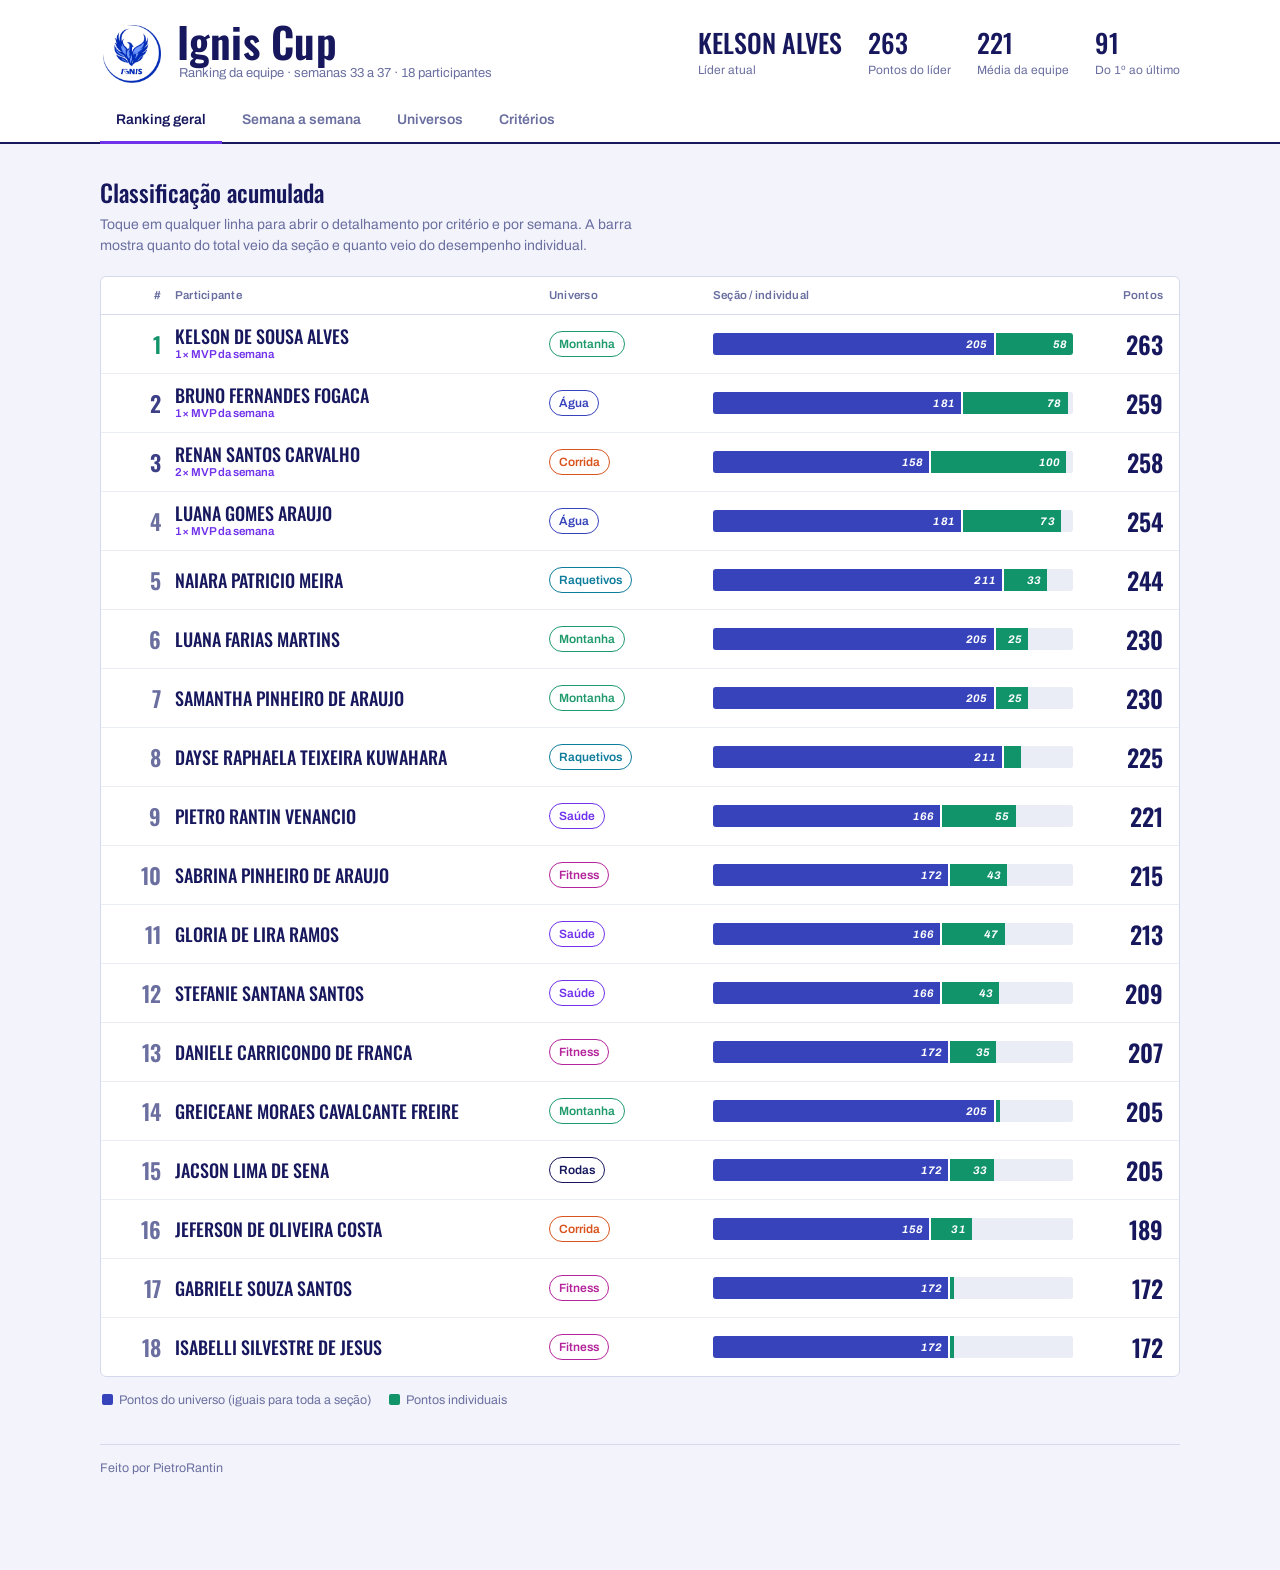
<file: index.html>
<!DOCTYPE html>
<html lang="pt-BR">
<head>
<meta charset="utf-8">
<meta name="viewport" content="width=device-width, initial-scale=1">
<title>Ignis Cup — Ranking da equipe</title>
<link rel="icon" href="assets/logo.png">
<meta name="description" content="Ranking e pontuação da Ignis Cup, semana a semana e por universo.">
<link rel="preconnect" href="https://fonts.googleapis.com">
<link rel="preconnect" href="https://fonts.gstatic.com" crossorigin>
<link href="https://fonts.googleapis.com/css2?family=Oswald:wght@300;400;500;600;700&family=Archivo:wght@400;500;600;700&display=swap" rel="stylesheet">
<link rel="stylesheet" href="css/style.css">
</head>
<body>
<header class="top">
  <div class="top-in">
    <div class="mark">
      <button class="logo-slot" id="logoSlot" aria-label="Adicionar ou trocar a logo do projeto"
              title="Clique para adicionar ou trocar a logo">
        <img id="logoImg" alt="Logo do projeto" src="assets/logo.png">
        <span class="logo-ph" id="logoPh" hidden>
          <svg viewBox="0 0 24 32" width="20" height="27" aria-hidden="true">
            <path d="M13.4 0C13.9 6.2 9.1 8.1 6.2 11.9 3.4 15.5 2 18.6 2 21.6 2 27.3 6.6 32 12.3 32S22.6 27.3 22.6 21.6c0-3.5-1.6-6.1-4.2-8.8.3 2.4-.4 4-1.8 4.7 .9-4.3-.6-9.9-3.2-13.5z" fill="var(--blue)"/>
            <path d="M12.4 32c-3 0-5.4-2.4-5.4-5.4 0-2.5 2.1-4.3 3.6-6.6.6 2.2 2 3 2.9 4.2 1-1.4 1.3-3 1.1-4.6 2 1.9 3.2 3.9 3.2 6.5 0 3.3-2.2 5.9-5.4 5.9z" fill="var(--mint)"/>
          </svg>
          <small>Logo</small>
        </span>
      </button>
      <input type="file" id="logoFile" accept="image/png,image/jpeg,image/svg+xml,image/webp" hidden>
      <div class="brand-txt">
        <h1 class="titulo" id="titulo" contenteditable="true" spellcheck="false">Ignis Cup</h1>
        <div class="sub" id="periodo"></div>
      </div>
      <button class="brand-reset" id="brandReset" hidden>Restaurar padrão</button>
    </div>
    <div class="top-stats" id="topstats"></div>
  </div>
  <nav class="tabs" role="tablist">
    <button role="tab" aria-selected="true" data-tab="ranking">Ranking geral</button>
    <button role="tab" aria-selected="false" data-tab="semana">Semana a semana</button>
    <button role="tab" aria-selected="false" data-tab="universo">Universos</button>
    <button role="tab" aria-selected="false" data-tab="criterio">Critérios</button>
  </nav>
</header>

<main class="wrap">
  <section class="panel on" id="p-ranking"></section>
  <section class="panel" id="p-semana"></section>
  <section class="panel" id="p-universo"></section>
  <section class="panel" id="p-criterio"></section>
  <p class="foot" id="foot">Feito por PietroRantin</p>
</main>

<script src="js/app.js"></script>
</body>
</html>
</file>
<file: css/style.css>
:root{
  --paper:#F3F4FB; --card:#FFFFFF; --ink:#16175D; --ink-2:#3C3F86;
  --blue:#3643BA; --blue-soft:#E3E6F7; --blue-deep:#16175D;
  --violet:#7132EC; --violet-soft:#EDE3FD;
  --mint:#54CFA1; --mint-deep:#12946A; --ind:#12946A;
  --muted:#6A6FA0; --line:#D6D9EC; --line-2:#EAECF6;
  --sans:'Archivo',system-ui,-apple-system,'Segoe UI',sans-serif;
  --cond:'Oswald',var(--sans);
}
*{box-sizing:border-box}
[hidden]{display:none!important}
html{-webkit-text-size-adjust:100%}
body{
  margin:0; background:var(--paper); color:var(--ink);
  font-family:var(--sans); font-size:15px; line-height:1.5;
  font-variant-numeric:tabular-nums; font-feature-settings:"tnum" 1;
}
.wrap{max-width:1120px;margin:0 auto;padding:0 20px 80px}
a{color:inherit}
button{font:inherit;color:inherit;cursor:pointer}
:focus-visible{outline:2px solid var(--violet);outline-offset:2px;border-radius:3px}
@media (prefers-reduced-motion:reduce){*{animation:none!important;transition:none!important}}

/* ---------- header ---------- */
header.top{
  border-bottom:2px solid var(--ink);
  background:var(--card);
}
.top-in{max-width:1120px;margin:0 auto;padding:22px 20px 0;
  display:flex;flex-wrap:wrap;align-items:flex-end;gap:20px 32px}
.mark{display:flex;align-items:center;gap:13px}
.logo-slot{
  flex:none;display:grid;place-items:center;width:62px;height:62px;padding:2px;
  background:var(--card);border:1.5px dashed transparent;border-radius:10px;
}
.logo-slot:hover{border-color:var(--violet);background:var(--violet-soft)}
.logo-slot.filled{width:auto;min-width:62px;max-width:150px}
.logo-slot.empty{border-color:var(--line)}
.logo-slot img{max-width:100%;max-height:58px;display:block;object-fit:contain}
.logo-ph{display:grid;place-items:center;gap:2px;color:var(--muted)}
.logo-ph small{font-size:9.5px;font-weight:600;letter-spacing:.02em}
.brand-txt{min-width:0}
h1.titulo{
  font-family:var(--cond);font-weight:600;font-size:42px;line-height:.95;
  margin:0;letter-spacing:.005em;outline:none;border-bottom:2px solid transparent;
}
h1.titulo:hover{border-bottom-color:var(--line)}
h1.titulo:focus{border-bottom-color:var(--violet)}
.brand-reset{
  align-self:center;background:none;border:1px solid var(--line);border-radius:999px;
  padding:4px 12px;font-size:12px;color:var(--muted);
}
.brand-reset:hover{border-color:var(--violet);color:var(--violet)}

.mark .sub{font-size:13px;color:var(--muted);margin-left:2px}
.top-stats{display:flex;gap:26px;margin-left:auto;padding-bottom:4px;flex-wrap:wrap}
.tstat b{display:block;font-family:var(--cond);font-weight:500;font-size:26px;line-height:1.1}
.tstat span{font-size:12px;color:var(--muted)}
nav.tabs{max-width:1120px;margin:0 auto;padding:16px 20px 0;display:flex;gap:4px;flex-wrap:wrap}
nav.tabs button{
  background:none;border:0;padding:9px 16px 11px;font-weight:600;font-size:14px;
  color:var(--muted);border-bottom:3px solid transparent;margin-bottom:-2px;
}
nav.tabs button[aria-selected="true"]{color:var(--ink);border-bottom-color:var(--violet)}
nav.tabs button:hover{color:var(--ink)}

section.panel{display:none;padding-top:30px}
section.panel.on{display:block}

h2.sec{font-family:var(--cond);font-weight:500;font-size:24px;margin:0 0 4px}
p.lede{margin:0 0 20px;color:var(--muted);font-size:14px;max-width:70ch}

/* ---------- leaderboard ---------- */
.board{background:var(--card);border:1px solid var(--line);border-radius:6px;overflow:hidden}
.board-head{
  display:grid;grid-template-columns:44px 1fr 150px 1fr 76px;gap:14px;align-items:center;
  padding:10px 16px;border-bottom:1px solid var(--line);font-size:11.5px;color:var(--muted);
  font-weight:600;letter-spacing:.02em;
}
.row{border-bottom:1px solid var(--line-2)}
.row:last-child{border-bottom:0}
.row-btn{
  width:100%;display:grid;grid-template-columns:44px 1fr 150px 1fr 76px;gap:14px;align-items:center;
  background:none;border:0;text-align:left;padding:11px 16px;
}
.row-btn:hover{background:var(--blue-soft)}
.row.open .row-btn{background:var(--blue-soft)}
.pos{font-family:var(--cond);font-weight:600;font-size:22px;color:var(--muted);text-align:right}
.row[data-medal="1"] .pos{color:var(--mint-deep)}
.row[data-medal="2"] .pos,.row[data-medal="3"] .pos{color:var(--ink-2)}
.who{min-width:0}
.who .nm{display:block;font-family:var(--cond);font-weight:500;font-size:18px;line-height:1.15;
  white-space:nowrap;overflow:hidden;text-overflow:ellipsis}
.who .mv{display:block;font-size:11.5px;color:var(--violet);font-weight:600;line-height:1.3}
.uni-tag{
  display:inline-block;font-size:12px;font-weight:600;padding:3px 9px;border-radius:999px;
  border:1px solid currentColor;white-space:nowrap;
}
.bar{display:flex;height:22px;border-radius:3px;overflow:hidden;background:var(--line-2);min-width:60px;
  font-size:11px;font-weight:700;color:#fff;letter-spacing:.01em}
.bar i{display:flex;align-items:center;justify-content:flex-end;padding-right:6px;white-space:nowrap}

.bar .b-sec{background:var(--blue)}
.bar .b-ind{box-shadow:inset 2px 0 0 #fff}
.bar .b-ind{background:var(--ind)}
.tot{font-family:var(--cond);font-weight:600;font-size:24px;text-align:right}

.legend{display:flex;gap:18px;align-items:center;font-size:12.5px;color:var(--muted);margin:14px 2px 0;flex-wrap:wrap}
.legend i{display:inline-block;width:11px;height:11px;border-radius:2px;margin-right:6px;vertical-align:-1px}

/* ---------- expanded detail ---------- */
.detail{padding:4px 16px 22px 58px;border-top:1px dashed var(--line)}
.dgrid{display:grid;grid-template-columns:repeat(auto-fit,minmax(260px,1fr));gap:28px;margin-top:16px}
.dtitle{font-family:var(--cond);font-weight:500;font-size:15px;margin:0 0 10px;color:var(--ink-2)}
table.mini{width:100%;border-collapse:collapse;font-size:13px}
table.mini th{text-align:left;font-weight:600;color:var(--muted);font-size:11.5px;padding:0 8px 6px 0;border-bottom:1px solid var(--line)}
table.mini td{padding:5px 8px 5px 0;border-bottom:1px solid var(--line-2)}
table.mini td.n{text-align:right;font-weight:600}
table.mini td.z{color:var(--muted);font-weight:400}
.wkbars{display:flex;gap:8px;align-items:flex-end;height:96px;margin-top:6px}
.wkbar{flex:1;display:flex;flex-direction:column;justify-content:flex-end;align-items:center;gap:5px;height:100%}
.wkbar .stack{width:100%;display:flex;flex-direction:column;justify-content:flex-end;border-radius:2px;overflow:hidden}
.wkbar .stack i{display:block;width:100%}
.wkbar .lb{font-size:11px;color:var(--muted)}
.wkbar .vv{font-family:var(--cond);font-size:14px;font-weight:500}

/* ---------- week panel ---------- */
.chips{display:flex;gap:8px;flex-wrap:wrap;margin-bottom:22px}
.chip{
  background:var(--card);border:1px solid var(--line);border-radius:999px;padding:7px 16px;
  font-weight:600;font-size:13.5px;color:var(--ink-2);
}
.chip[aria-pressed="true"]{background:var(--ink);border-color:var(--ink);color:var(--paper)}
.two{display:grid;grid-template-columns:1fr 1fr;gap:26px}
@media(max-width:860px){.two{grid-template-columns:1fr}}
.card{background:var(--card);border:1px solid var(--line);border-radius:6px;padding:16px 18px 18px}
.card h3{font-family:var(--cond);font-weight:500;font-size:17px;margin:0 0 2px}
.card .hint{font-size:12.5px;color:var(--muted);margin:0 0 14px}
table.full{width:100%;border-collapse:collapse;font-size:13.5px}
table.full th{text-align:left;font-size:11.5px;font-weight:600;color:var(--muted);padding:0 6px 7px 0;border-bottom:1px solid var(--line)}
table.full td{padding:7px 6px 7px 0;border-bottom:1px solid var(--line-2)}
table.full tr:last-child td{border-bottom:0}
td.num{text-align:right;font-variant-numeric:tabular-nums}
td.big{font-family:var(--cond);font-weight:600;font-size:17px;text-align:right}
.rk{color:var(--muted);font-family:var(--cond);font-size:15px;width:26px}
.delta{font-size:11.5px;font-weight:600;margin-left:6px}
.up{color:var(--mint-deep)}.down{color:#B4249B}


/* ---------- universe panel ---------- */
.uni-block{background:var(--card);border:1px solid var(--line);border-radius:6px;margin-bottom:18px;overflow:hidden}
.uni-head{display:flex;align-items:center;gap:14px;padding:13px 18px;border-bottom:1px solid var(--line);flex-wrap:wrap}
.uni-head .nm{font-family:var(--cond);font-weight:500;font-size:20px}
.uni-head .pos{font-size:22px;width:auto}
.uni-head .tot{margin-left:auto}
.uni-head .team{font-size:12.5px;color:var(--muted)}
.scroll{overflow-x:auto}
table.heat{border-collapse:collapse;font-size:13px;min-width:560px;width:100%}
table.heat th{font-size:11.5px;font-weight:600;color:var(--muted);padding:10px 10px 8px;text-align:center;border-bottom:1px solid var(--line)}
table.heat th.lft{text-align:left;padding-left:18px}
table.heat td{padding:0;border-bottom:1px solid var(--line-2);text-align:center}
table.heat td.lft{text-align:left;padding:8px 10px 8px 18px;font-weight:500}
table.heat tr:last-child td{border-bottom:0}
.cell{display:block;padding:7px 6px;line-height:1.25}
.cell b{display:block;font-family:var(--cond);font-weight:600;font-size:16px}
.cell span{display:block;font-size:11px;color:var(--muted)}
tr.sum td{background:var(--blue-soft);font-weight:700}
tr.sum td.lft{font-family:var(--cond);font-weight:600;font-size:15px}
tr.sum .cell b{color:var(--blue)}
.foot{margin-top:34px;font-size:12.5px;color:var(--muted);border-top:1px solid var(--line);padding-top:14px}
@media(max-width:760px){
  .board-head{display:none}
  .row-btn{grid-template-columns:30px minmax(0,1fr) auto;gap:6px 12px;padding:13px 14px}
  .row-btn .pos{grid-column:1;grid-row:1;font-size:19px}
  .row-btn .who{grid-column:2;grid-row:1}
  .row-btn .who .nm{font-size:16px}
  .row-btn .tot{grid-column:3;grid-row:1;font-size:21px}
  .row-btn .uni-cell{grid-column:2/4;grid-row:2}
  .row-btn .uni-tag{font-size:11px;padding:2px 8px}
  .row-btn .bar{grid-column:2/4;grid-row:3;height:11px}
  .detail{padding:4px 14px 20px}
  .dgrid{gap:22px}
  h1.titulo{font-size:30px}.logo-slot{width:50px;height:50px}.logo-slot img{max-height:46px}
  .top-in{padding-top:18px}
  .top-stats{gap:18px}
  .tstat b{font-size:21px}
  .tstat:nth-child(n+3){display:none}
}
</file>
